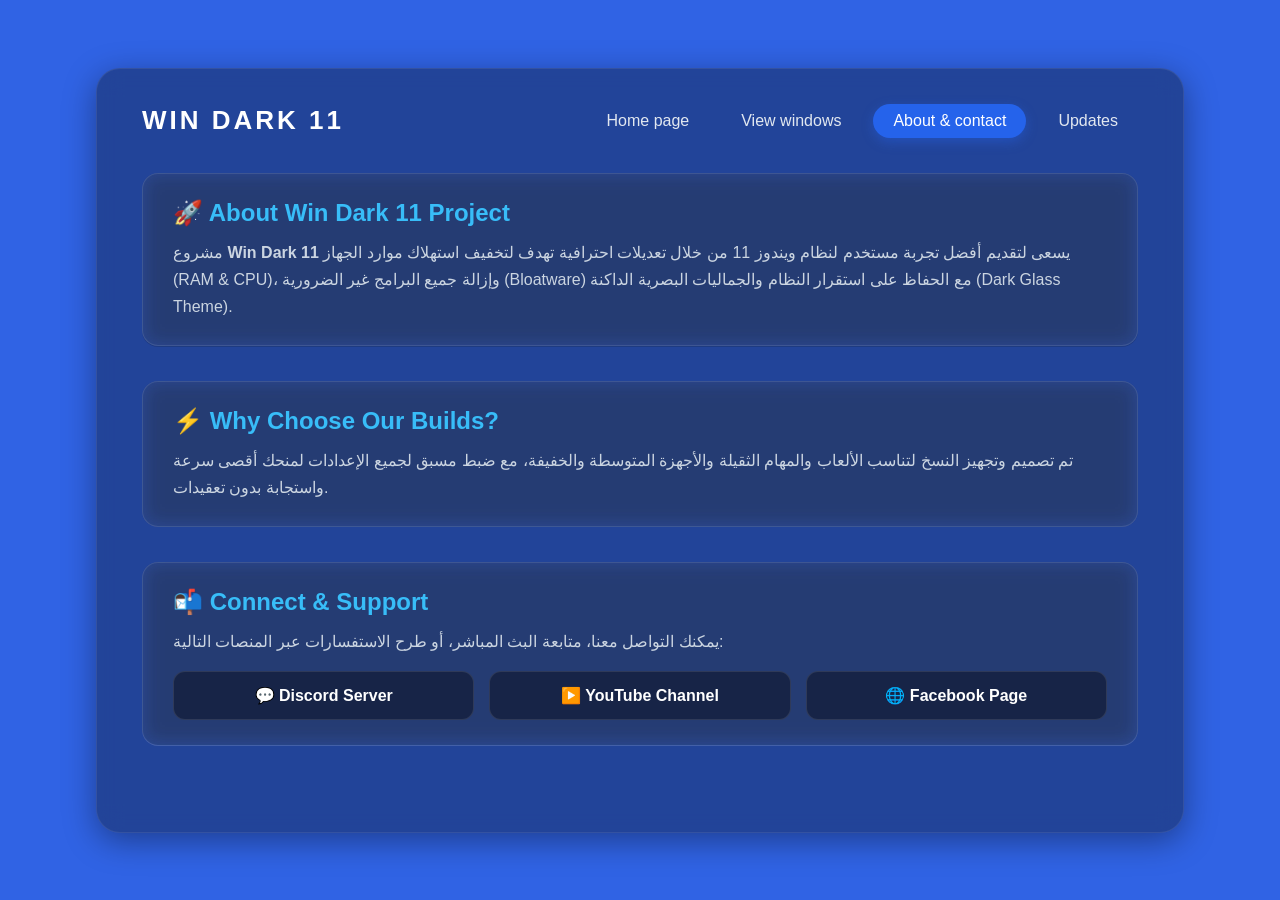
<file: About & contact.html>
<!DOCTYPE html>
<html lang="en">
<head>
    <meta charset="UTF-8">
    <meta name="viewport" content="width=device-width, initial-scale=1.0">
    <title>Win Dark 11 - About & Contact</title>

    <style>
        /* ==========================================
           1. إعدادات الصفحة العامة
           ========================================== */
        body {
            background-color: #3063e4;
            color: #e0f2fe;
            font-family: 'Segoe UI', Tahoma, Geneva, Verdana, sans-serif;
            margin: 0;
            padding: 0;
        }

        /* ==========================================
           2. الحاوية الزجاجية الكبيرة
           ========================================== */
        .container {
            position: relative;
            width: 85%;
            min-height: 85vh;
            margin: 7.5vh auto;
            padding: 35px 45px;
            border-radius: 24px;
            box-sizing: border-box;
            background-color: rgba(15, 23, 42, 0.4); 
            backdrop-filter: blur(12px); 
            -webkit-backdrop-filter: blur(12px); 
            border: 1px solid rgba(255, 255, 255, 0.08); 
            box-shadow: 0 8px 32px 0 rgba(0, 0, 0, 0.37); 
        }

        /* ==========================================
           3. الهيدر وقائمة التنقل (تصميم الكبسولة / الدائرة العريضة)
           ========================================== */
        .navbar {
            display: flex;
            justify-content: space-between;
            align-items: center;
            width: 100%;
            margin-bottom: 35px;
        }

        .logo {
            font-family: 'Segoe UI', Tahoma, Geneva, Verdana, sans-serif;
            text-transform: uppercase;
            font-weight: 800;
            letter-spacing: 3px;
            font-size: 26px;
            color: #ffffff;
            text-decoration: none;
        }

        ul {
            list-style-type: none;
            padding: 0;
            margin: 0;
            display: flex;
            gap: 12px;
            align-items: center;
        }

        /* تصميم الاختيارات على شكل كبسولة / دائرة عريضة */
        ul li a {
            color: #e2e8f0;
            text-decoration: none;
            font-size: 16px;
            font-weight: 500;
            display: inline-block;
            padding: 8px 20px;
            border-radius: 50px;
            transition: all 0.3s ease;
        }

        /* تأثير تحريك الماوس فوق الاختيارات (Hover) */
        ul li a:hover {
            color: #ffffff;
            background-color: rgba(255, 255, 255, 0.15);
            box-shadow: 0 4px 15px rgba(0, 0, 0, 0.2);
            transform: translateY(-2px);
        }

        /* زر الصفحة الحالية (Active) */
        ul li a.active {
            color: #ffffff;
            background-color: #2563eb;
            box-shadow: 0 4px 12px rgba(37, 99, 235, 0.4);
        }

        /* ==========================================
           4. تنسيقات المحتوى والكروت
           ========================================== */
        .about-contact-wrapper {
            display: flex;
            flex-direction: column;
            gap: 35px;
            margin-top: 20px;
            color: #e2e8f0;
        }

        .section-box {
            background: rgba(255, 255, 255, 0.05);
            border: 1px solid rgba(255, 255, 255, 0.1);
            border-radius: 16px;
            padding: 25px 30px;
            backdrop-filter: blur(10px);
            -webkit-backdrop-filter: blur(10px);
        }

        .section-box h2 {
            font-size: 24px;
            color: #38bdf8;
            margin-top: 0;
            margin-bottom: 12px;
            display: flex;
            align-items: center;
            gap: 10px;
        }

        .section-box p {
            line-height: 1.7;
            color: #cbd5e1;
            font-size: 16px;
            margin: 0;
        }

        /* كروت التواصل الاجتماعي */
        .social-grid {
            display: grid;
            grid-template-columns: repeat(auto-fit, minmax(200px, 1fr));
            gap: 15px;
            margin-top: 15px;
        }

        .social-card {
            display: flex;
            align-items: center;
            justify-content: center;
            gap: 10px;
            background: rgba(15, 23, 42, 0.6);
            border: 1px solid rgba(255, 255, 255, 0.1);
            padding: 14px 20px;
            border-radius: 12px;
            color: #ffffff;
            text-decoration: none;
            font-weight: 600;
            transition: all 0.3s ease;
        }

        .social-card:hover {
            transform: translateY(-3px);
            border-color: #38bdf8;
            background: rgba(56, 189, 248, 0.15);
            box-shadow: 0 5px 15px rgba(0, 0, 0, 0.3);
        }

        /* ==========================================
           5. دعم التجاوب مع الشاشات الصغيرة والموبايل
           ========================================== */
        @media (max-width: 768px) {
            .container {
                width: 92%;
                margin: 4vh auto;
                padding: 24px 20px;
                min-height: auto;
            }

            .navbar {
                flex-direction: column;
                gap: 15px;
                align-items: center;
                text-align: center;
                margin-bottom: 25px;
            }

            .logo {
                font-size: 22px;
            }

            ul {
                gap: 8px;
                flex-wrap: wrap;
                justify-content: center;
            }

            ul li a {
                font-size: 13px;
                padding: 6px 14px;
            }

            .section-box {
                padding: 20px;
            }

            .section-box h2 {
                font-size: 20px;
            }

            .section-box p {
                font-size: 14px;
            }

            .social-grid {
                grid-template-columns: 1fr;
            }
        }
    </style>
</head>
<body>

    <div class="container">

        <!-- القائمة العلوية -->
        <header class="navbar">
            <a class="logo" href="index.html">Win dark 11</a>
            <ul>
                <li><a href="index.html">Home page</a></li>
                <li><a href="viaw windows.html">View windows</a></li>
                <li><a href="About & contact.html" class="active">About & contact</a></li>
                <li><a href="Updates.html">Updates</a></li>
            </ul>
        </header>

        <!-- المحتوى الرئيسي -->
        <div class="about-contact-wrapper">
            
            <div class="section-box">
                <h2>🚀 About Win Dark 11 Project</h2>
                <p>
                    مشروع <strong>Win Dark 11</strong> يسعى لتقديم أفضل تجربة مستخدم لنظام ويندوز 11 من خلال تعديلات احترافية تهدف لتخفيف استهلاك موارد الجهاز (RAM & CPU)، وإزالة جميع البرامج غير الضرورية (Bloatware) مع الحفاظ على استقرار النظام والجماليات البصرية الداكنة (Dark Glass Theme).
                </p>
            </div>

            <div class="section-box">
                <h2>⚡ Why Choose Our Builds?</h2>
                <p>
                    تم تصميم وتجهيز النسخ لتناسب الألعاب والمهام الثقيلة والأجهزة المتوسطة والخفيفة، مع ضبط مسبق لجميع الإعدادات لمنحك أقصى سرعة واستجابة بدون تعقيدات.
                </p>
            </div>

            <div class="section-box">
                <h2>📬 Connect & Support</h2>
                <p>يمكنك التواصل معنا، متابعة البث المباشر، أو طرح الاستفسارات عبر المنصات التالية:</p>
                
                <div class="social-grid">
                    <a href="https://discord.gg/wxsp4DZVR" target="_blank" class="social-card">
                        💬 Discord Server
                    </a>
                    <a href="https://www.youtube.com/channel/UC5oxzvZm_86FB04v7zoNULw" target="_blank" class="social-card">
                        ▶️ YouTube Channel
                    </a>
                    <a href="https://www.facebook.com/profile.php?id=61592463239316" target="_blank" class="social-card">
                        🌐 Facebook Page
                    
                    </a>
                </div>
            </div>

        </div>

    </div>

</body>
</html>
</file>
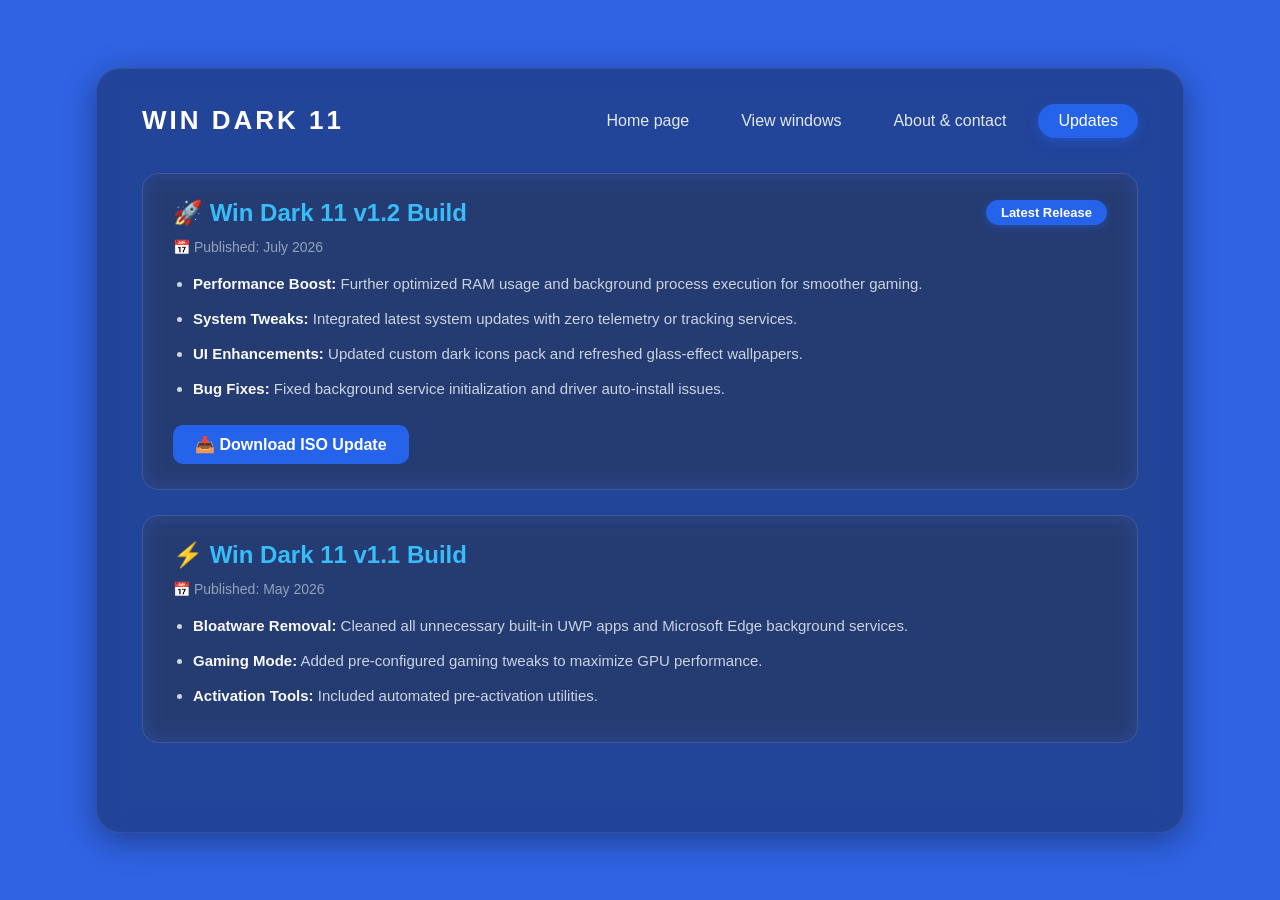
<file: Updates.html>
<!DOCTYPE html>
<html lang="en">
<head>
    <meta charset="UTF-8">
    <meta name="viewport" content="width=device-width, initial-scale=1.0">
    <title>Win Dark 11 - Updates</title>

    <style>
        /* ==========================================
           1. إعدادات الصفحة العامة
           ========================================== */
        body {
            background-color: #3063e4;
            color: #e0f2fe;
            font-family: 'Segoe UI', Tahoma, Geneva, Verdana, sans-serif;
            margin: 0;
            padding: 0;
        }

        /* ==========================================
           2. الحاوية الزجاجية الكبيرة
           ========================================== */
        .container {
            position: relative;
            width: 85%;
            min-height: 85vh;
            margin: 7.5vh auto;
            padding: 35px 45px;
            border-radius: 24px;
            box-sizing: border-box;
            background-color: rgba(15, 23, 42, 0.4); 
            backdrop-filter: blur(12px); 
            -webkit-backdrop-filter: blur(12px); 
            border: 1px solid rgba(255, 255, 255, 0.08); 
            box-shadow: 0 8px 32px 0 rgba(0, 0, 0, 0.37); 
        }

        /* ==========================================
           3. الهيدر وقائمة التنقل (تصميم الكبسولة / الدائرة العريضة)
           ========================================== */
        .navbar {
            display: flex;
            justify-content: space-between;
            align-items: center;
            width: 100%;
            margin-bottom: 35px;
        }

        .logo {
            font-family: 'Segoe UI', Tahoma, Geneva, Verdana, sans-serif;
            text-transform: uppercase;
            font-weight: 800;
            letter-spacing: 3px;
            font-size: 26px;
            color: #ffffff;
            text-decoration: none;
        }

        ul {
            list-style-type: none;
            padding: 0;
            margin: 0;
            display: flex;
            gap: 12px;
            align-items: center;
        }

        /* تصميم الاختيارات على شكل كبسولة / دائرة عريضة */
        ul li a {
            color: #e2e8f0;
            text-decoration: none;
            font-size: 16px;
            font-weight: 500;
            display: inline-block;
            padding: 8px 20px;
            border-radius: 50px;
            transition: all 0.3s ease;
        }

        /* تأثير تحريك الماوس فوق الاختيارات (Hover) */
        ul li a:hover {
            color: #ffffff;
            background-color: rgba(255, 255, 255, 0.15);
            box-shadow: 0 4px 15px rgba(0, 0, 0, 0.2);
            transform: translateY(-2px);
        }

        /* زر الصفحة الحالية (Active) */
        ul li a.active {
            color: #ffffff;
            background-color: #2563eb;
            box-shadow: 0 4px 12px rgba(37, 99, 235, 0.4);
        }

        /* ==========================================
           4. تنسيقات المحتوى والكروت الخاصة بالتحديثات
           ========================================== */
        .updates-wrapper {
            display: flex;
            flex-direction: column;
            gap: 25px;
            margin-top: 20px;
            color: #e2e8f0;
        }

        .section-box {
            background: rgba(255, 255, 255, 0.05);
            border: 1px solid rgba(255, 255, 255, 0.1);
            border-radius: 16px;
            padding: 25px 30px;
            backdrop-filter: blur(10px);
            -webkit-backdrop-filter: blur(10px);
        }

        .update-header {
            display: flex;
            justify-content: space-between;
            align-items: center;
            flex-wrap: wrap;
            gap: 10px;
            margin-bottom: 12px;
        }

        .section-box h2 {
            font-size: 24px;
            color: #38bdf8;
            margin: 0;
            display: flex;
            align-items: center;
            gap: 10px;
        }

        .version-badge {
            background-color: #2563eb;
            color: #ffffff;
            font-size: 13px;
            font-weight: 700;
            padding: 5px 15px;
            border-radius: 50px;
            box-shadow: 0 2px 8px rgba(37, 99, 235, 0.4);
        }

        .update-date {
            font-size: 14px;
            color: #94a3b8;
            margin-bottom: 15px;
        }

        .update-list {
            list-style-type: disc;
            margin-left: 20px;
            padding-left: 0;
            display: block;
        }

        .update-list li {
            font-size: 15px;
            line-height: 1.8;
            color: #cbd5e1;
            margin-bottom: 8px;
        }

        .update-list li strong {
            color: #f8fafc;
        }

        .btn-download {
            display: inline-block;
            margin-top: 15px;
            padding: 10px 22px;
            background-color: #2563eb;
            color: #ffffff;
            text-decoration: none;
            font-weight: 600;
            border-radius: 10px;
            transition: all 0.3s ease;
        }

        .btn-download:hover {
            background-color: #1d4ed8;
            transform: translateY(-2px);
            box-shadow: 0 4px 12px rgba(37, 99, 235, 0.4);
        }

        /* ==========================================
           5. دعم التجاوب مع الشاشات الصغيرة والموبايل
           ========================================== */
        @media (max-width: 768px) {
            .container {
                width: 92%;
                margin: 4vh auto;
                padding: 24px 20px;
                min-height: auto;
            }

            .navbar {
                flex-direction: column;
                gap: 15px;
                align-items: center;
                text-align: center;
                margin-bottom: 25px;
            }

            .logo {
                font-size: 22px;
            }

            ul {
                gap: 8px;
                flex-wrap: wrap;
                justify-content: center;
            }

            ul li a {
                font-size: 13px;
                padding: 6px 14px;
            }

            .section-box {
                padding: 20px;
            }

            .section-box h2 {
                font-size: 20px;
            }

            .update-list li {
                font-size: 14px;
            }
        }
    </style>
</head>
<body>

    <div class="container">

        <!-- القائمة العلوية -->
        <header class="navbar">
            <a class="logo" href="index.html">Win dark 11</a>
            <ul>
                <li><a href="index.html">Home page</a></li>
                <li><a href="viaw windows.html">View windows</a></li>
                <li><a href="About & contact.html">About & contact</a></li>
                <li><a href="Updates.html" class="active">Updates</a></li>
            </ul>
        </header>

        <!-- المحتوى الرئيسي للتحديثات -->
        <div class="updates-wrapper">
            
            <!-- التحديث الأول (الأحدث) -->
            <div class="section-box">
                <div class="update-header">
                    <h2>🚀 Win Dark 11 v1.2 Build</h2>
                    <span class="version-badge">Latest Release</span>
                </div>
                <div class="update-date">📅 Published: July 2026</div>
                
                <ul class="update-list">
                    <li><strong>Performance Boost:</strong> Further optimized RAM usage and background process execution for smoother gaming.</li>
                    <li><strong>System Tweaks:</strong> Integrated latest system updates with zero telemetry or tracking services.</li>
                    <li><strong>UI Enhancements:</strong> Updated custom dark icons pack and refreshed glass-effect wallpapers.</li>
                    <li><strong>Bug Fixes:</strong> Fixed background service initialization and driver auto-install issues.</li>
                </ul>

                <a href="#" class="btn-download">📥 Download ISO Update</a>
            </div>

            <!-- التحديث السابق -->
            <div class="section-box">
                <div class="update-header">
                    <h2>⚡ Win Dark 11 v1.1 Build</h2>
                </div>
                <div class="update-date">📅 Published: May 2026</div>
                
                <ul class="update-list">
                    <li><strong>Bloatware Removal:</strong> Cleaned all unnecessary built-in UWP apps and Microsoft Edge background services.</li>
                    <li><strong>Gaming Mode:</strong> Added pre-configured gaming tweaks to maximize GPU performance.</li>
                    <li><strong>Activation Tools:</strong> Included automated pre-activation utilities.</li>
                </ul>
            </div>

        </div>

    </div>

</body>
</html>
</file>
